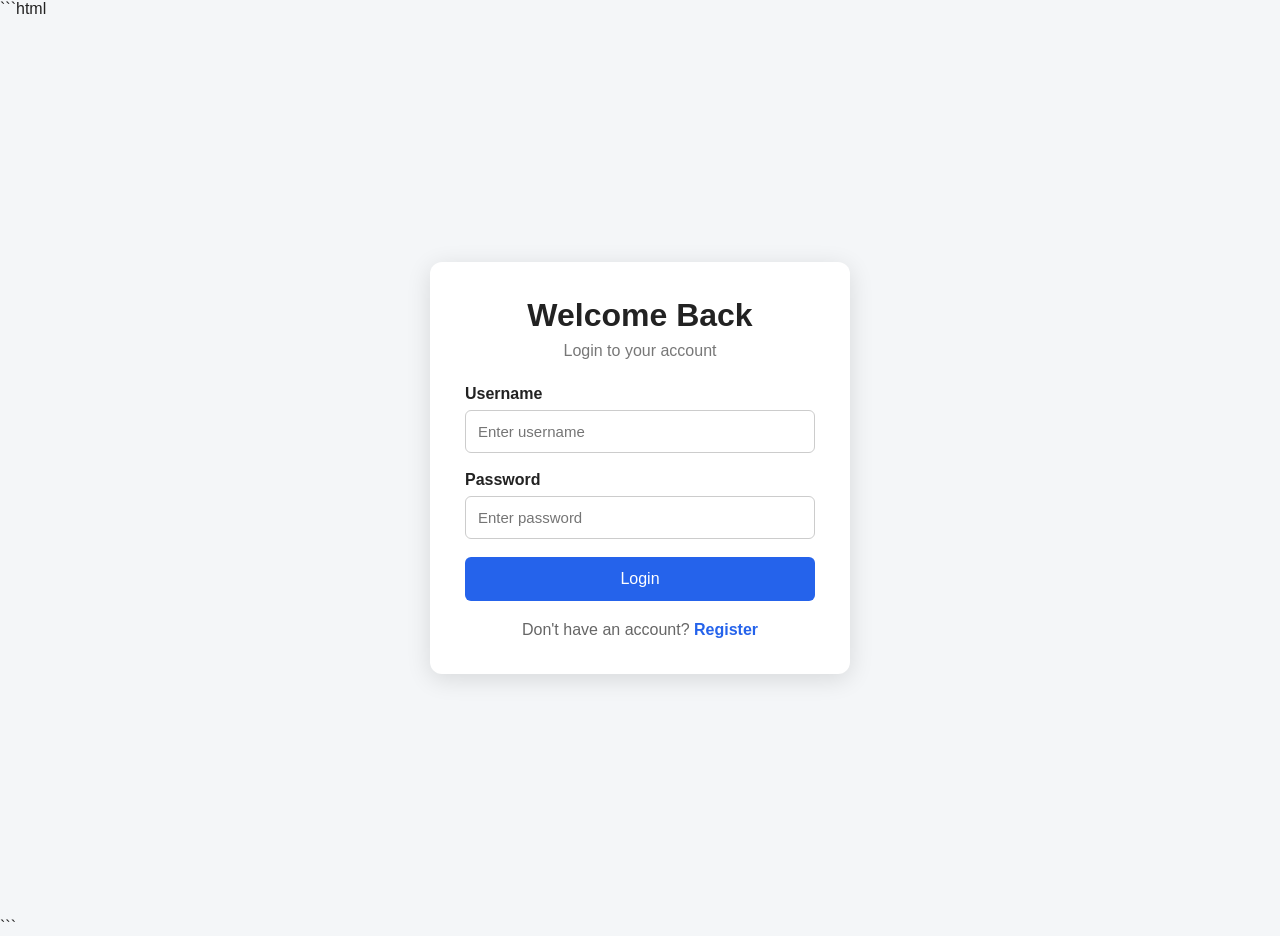
<file: index.html>
```html
<!DOCTYPE html>
<html lang="en">
<head>
    <meta charset="UTF-8">
    <meta name="viewport" content="width=device-width, initial-scale=1.0">
    <title>Login - Gaze</title>
    <link rel="stylesheet" href="style.css">
</head>

<body>

    <div class="container">
        <div class="card">
            <h1>Welcome Back</h1>
            <p class="subtitle">Login to your account</p>

            <form action="dashboard.html">
                <label>Username</label>
                <input type="text" placeholder="Enter username" required>

                <label>Password</label>
                <input type="password" placeholder="Enter password" required>

                <button type="submit">Login</button>
            </form>

            <p class="bottom-text">
                Don't have an account?
                <a href="register.html">Register</a>
            </p>
        </div>
    </div>

</body>
</html>
```
</file>
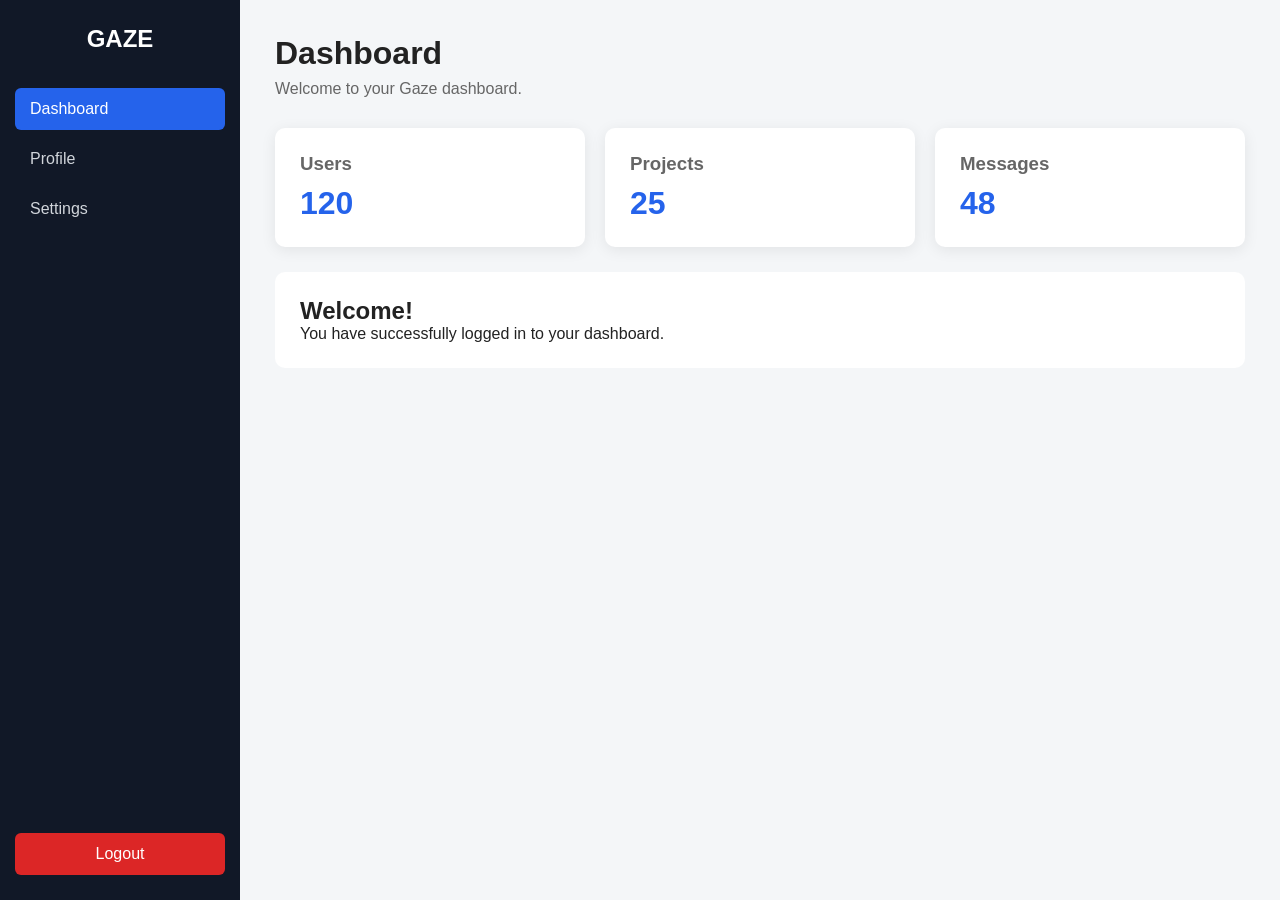
<file: dashboard.html>
<!DOCTYPE html>
<html lang="en">
<head>
    <meta charset="UTF-8">
    <meta name="viewport" content="width=device-width, initial-scale=1.0">
    <title>Dashboard - Gaze</title>
    <link rel="stylesheet" href="style.css">
</head>

<body>

    <div class="dashboard">

        <aside class="sidebar">
            <h2>GAZE</h2>

            <nav>
                <a href="dashboard.html" class="active">Dashboard</a>
                <a href="#">Profile</a>
                <a href="#">Settings</a>
            </nav>

            <a href="index.html" class="logout">Logout</a>
        </aside>

        <main class="main-content">

            <header>
                <h1>Dashboard</h1>
                <p>Welcome to your Gaze dashboard.</p>
            </header>

            <section class="cards">

                <div class="dashboard-card">
                    <h3>Users</h3>
                    <p>120</p>
                </div>

                <div class="dashboard-card">
                    <h3>Projects</h3>
                    <p>25</p>
                </div>

                <div class="dashboard-card">
                    <h3>Messages</h3>
                    <p>48</p>
                </div>

            </section>

            <section class="welcome-box">
                <h2>Welcome!</h2>
                <p>
                    You have successfully logged in to your dashboard.
                </p>
            </section>

        </main>

    </div>

</body>
</html>
</file>
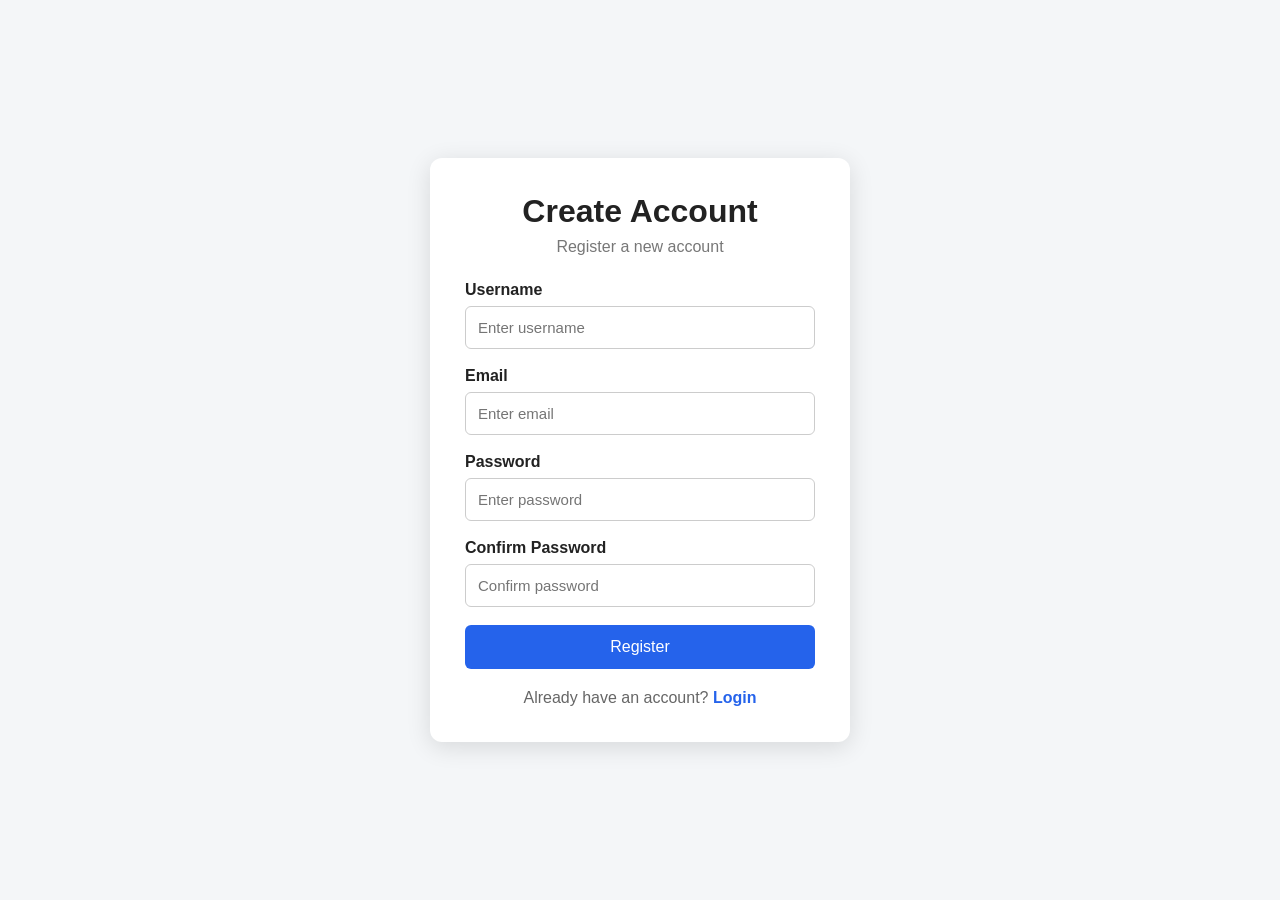
<file: register.html>
<!DOCTYPE html>
<html lang="en">
<head>
    <meta charset="UTF-8">
    <meta name="viewport" content="width=device-width, initial-scale=1.0">
    <title>Register</title>
    <link rel="stylesheet" href="style.css">
</head>
<body>

<div class="container">
    <div class="card">
        <h1>Create Account</h1>
        <p class="subtitle">Register a new account</p>

        <form action="login.html">

            <label>Username</label>
            <input type="text" placeholder="Enter username" required>

            <label>Email</label>
            <input type="email" placeholder="Enter email" required>

            <label>Password</label>
            <input type="password" placeholder="Enter password" required>

            <label>Confirm Password</label>
            <input type="password" placeholder="Confirm password" required>

            <button type="submit">Register</button>
        </form>

        <p class="bottom-text">
            Already have an account?
            <a href="login.html">Login</a>
        </p>
    </div>
</div>

</body>
</html>
</file>
<file: style.css>
* {
    margin: 0;
    padding: 0;
    box-sizing: border-box;
}

body {
    font-family: Arial, sans-serif;
    background: #f4f6f8;
    color: #222;
}

/* LOGIN AND REGISTER */

.container {
    min-height: 100vh;
    display: flex;
    justify-content: center;
    align-items: center;
    padding: 20px;
}

.card {
    width: 100%;
    max-width: 420px;
    background: white;
    padding: 35px;
    border-radius: 12px;
    box-shadow: 0 5px 25px rgba(0, 0, 0, 0.12);
}

.card h1 {
    text-align: center;
    margin-bottom: 8px;
}

.subtitle {
    text-align: center;
    color: #777;
    margin-bottom: 25px;
}

form label {
    display: block;
    margin-bottom: 7px;
    font-weight: bold;
}

form input {
    width: 100%;
    padding: 12px;
    margin-bottom: 18px;
    border: 1px solid #ccc;
    border-radius: 6px;
    font-size: 15px;
}

form input:focus {
    outline: none;
    border-color: #2563eb;
}

button {
    width: 100%;
    padding: 13px;
    background: #2563eb;
    color: white;
    border: none;
    border-radius: 6px;
    font-size: 16px;
    cursor: pointer;
}

button:hover {
    background: #1d4ed8;
}

.bottom-text {
    text-align: center;
    margin-top: 20px;
    color: #666;
}

.bottom-text a {
    color: #2563eb;
    text-decoration: none;
    font-weight: bold;
}

/* DASHBOARD */

.dashboard {
    display: flex;
    min-height: 100vh;
}

.sidebar {
    width: 240px;
    background: #111827;
    color: white;
    padding: 25px 15px;
    display: flex;
    flex-direction: column;
}

.sidebar h2 {
    text-align: center;
    margin-bottom: 35px;
}

.sidebar nav {
    display: flex;
    flex-direction: column;
    gap: 8px;
}

.sidebar nav a {
    color: #d1d5db;
    text-decoration: none;
    padding: 12px 15px;
    border-radius: 6px;
}

.sidebar nav a:hover,
.sidebar nav .active {
    background: #2563eb;
    color: white;
}

.logout {
    margin-top: auto;
    background: #dc2626;
    color: white;
    text-decoration: none;
    padding: 12px;
    text-align: center;
    border-radius: 6px;
}

.main-content {
    flex: 1;
    padding: 35px;
}



















































































.main-content header {
    margin-bottom: 30px;
}

.main-content header h1 {
    margin-bottom: 8px;
}

.main-content header p {
    color: #666;
}

.cards {
    display: grid;
    grid-template-columns: repeat(3, 1fr);
    gap: 20px;
}

.dashboard-card {
    background: white;
    padding: 25px;
    border-radius: 10px;
    box-shadow: 0 3px 15px rgba(0, 0, 0, 0.08);
}

.dashboard-card h3 {
    color: #666;
    margin-bottom: 10px;
}

.dashboard-card p {
    font-size: 32px;
    font-weight: bold;
    color: #2563eb;
}

.welcome-box {
    background: white;
    margin-top: 25px;
    padding: 25px;
    border-radius: 10px;
}

/* MOBILE */

@media (max-width: 700px) {

    .dashboard {
        flex-direction: column;
    }

    .sidebar {
        width: 100%;
    }

    .sidebar nav {
        flex-direction: row;
        flex-wrap: wrap;
    }

    .sidebar nav a {
        flex: 1;
        text-align: center;
    }

    .cards {
        grid-template-columns: 1fr;
    }

    .main-content {
        padding: 20px;
    }
}
</file>
